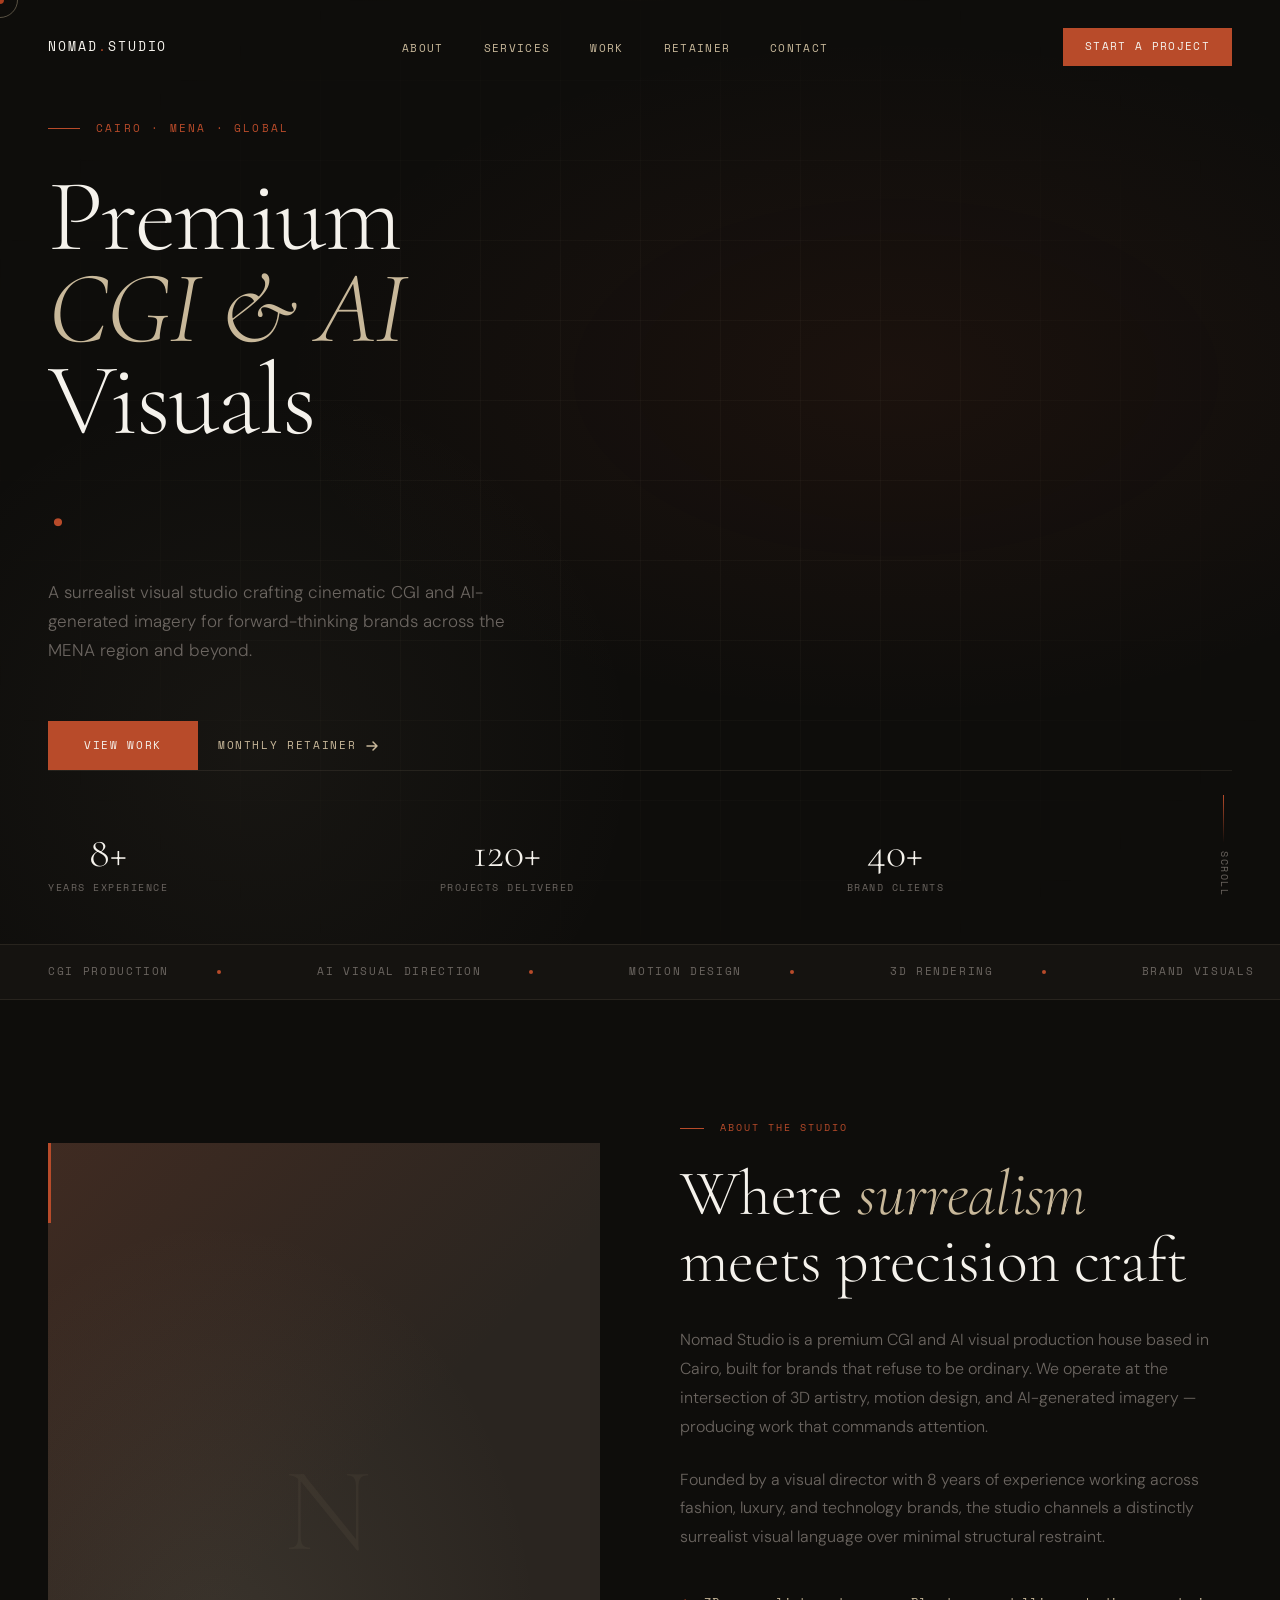
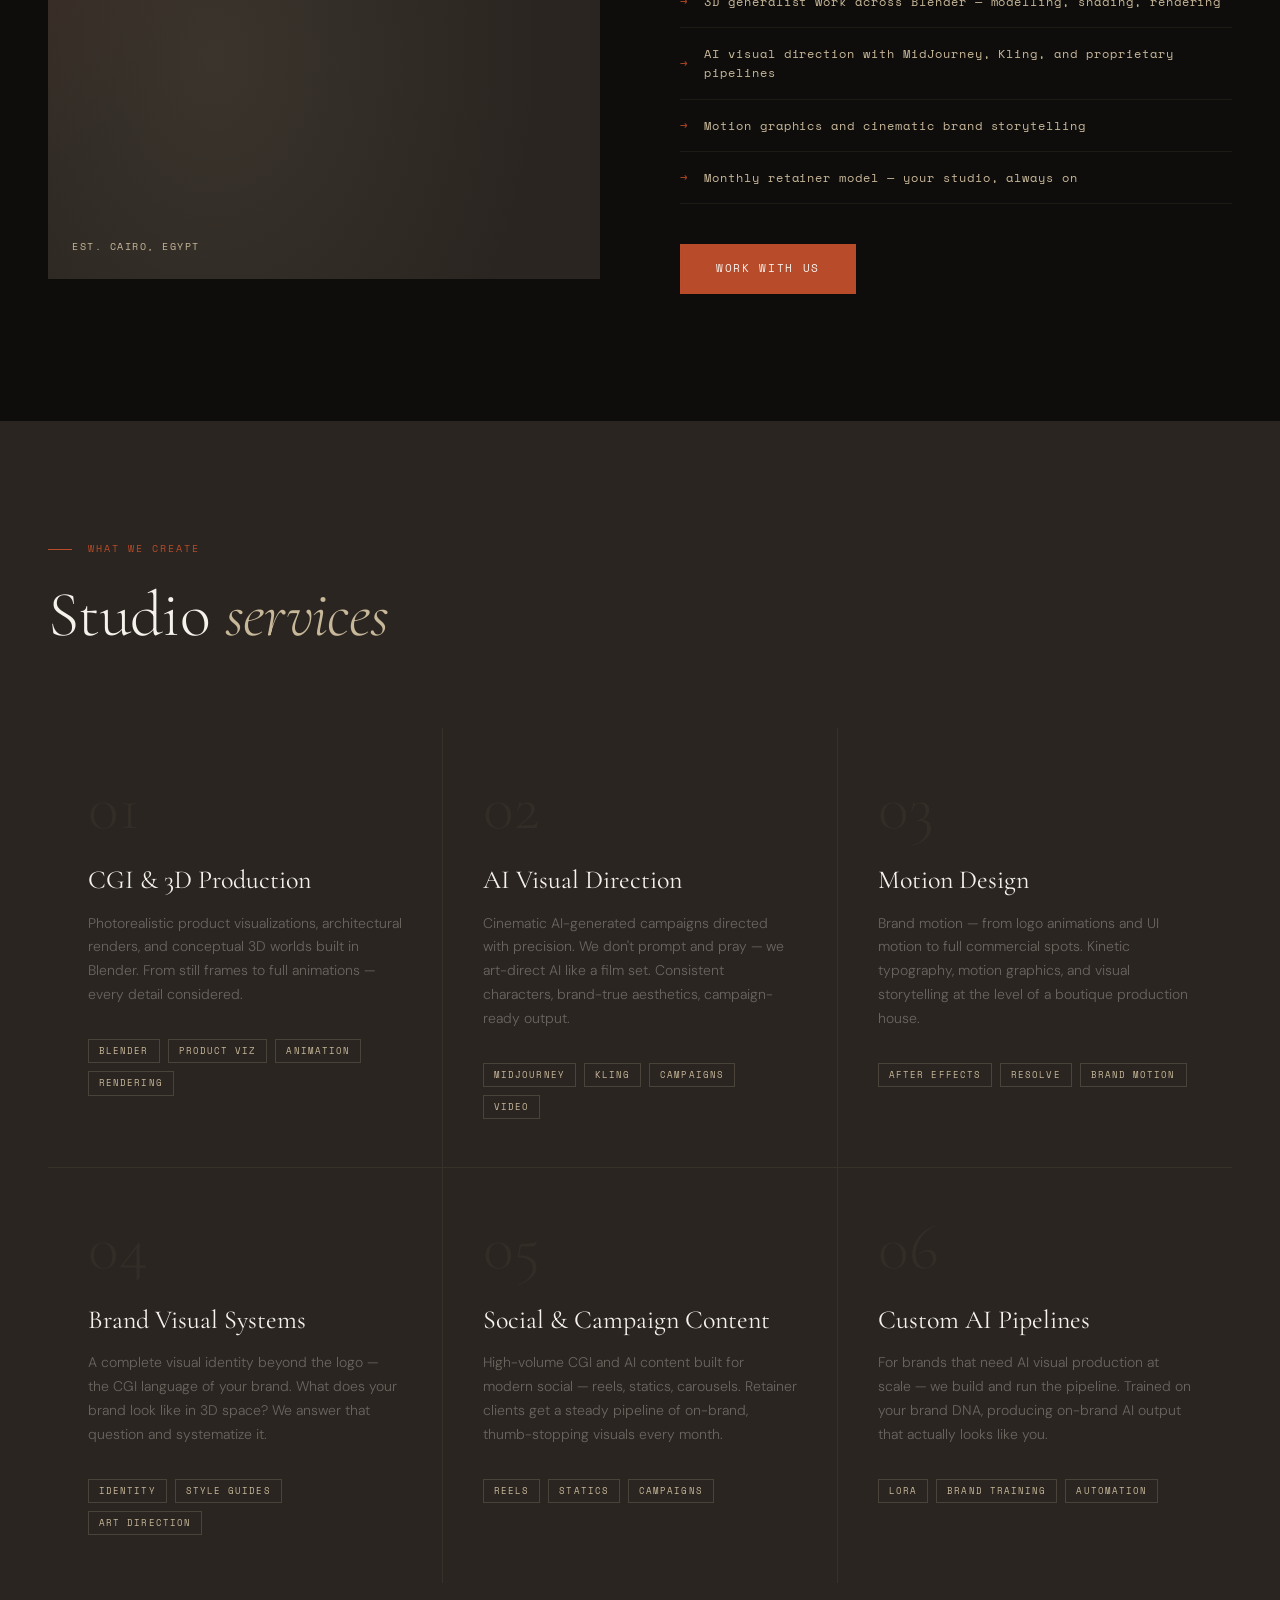
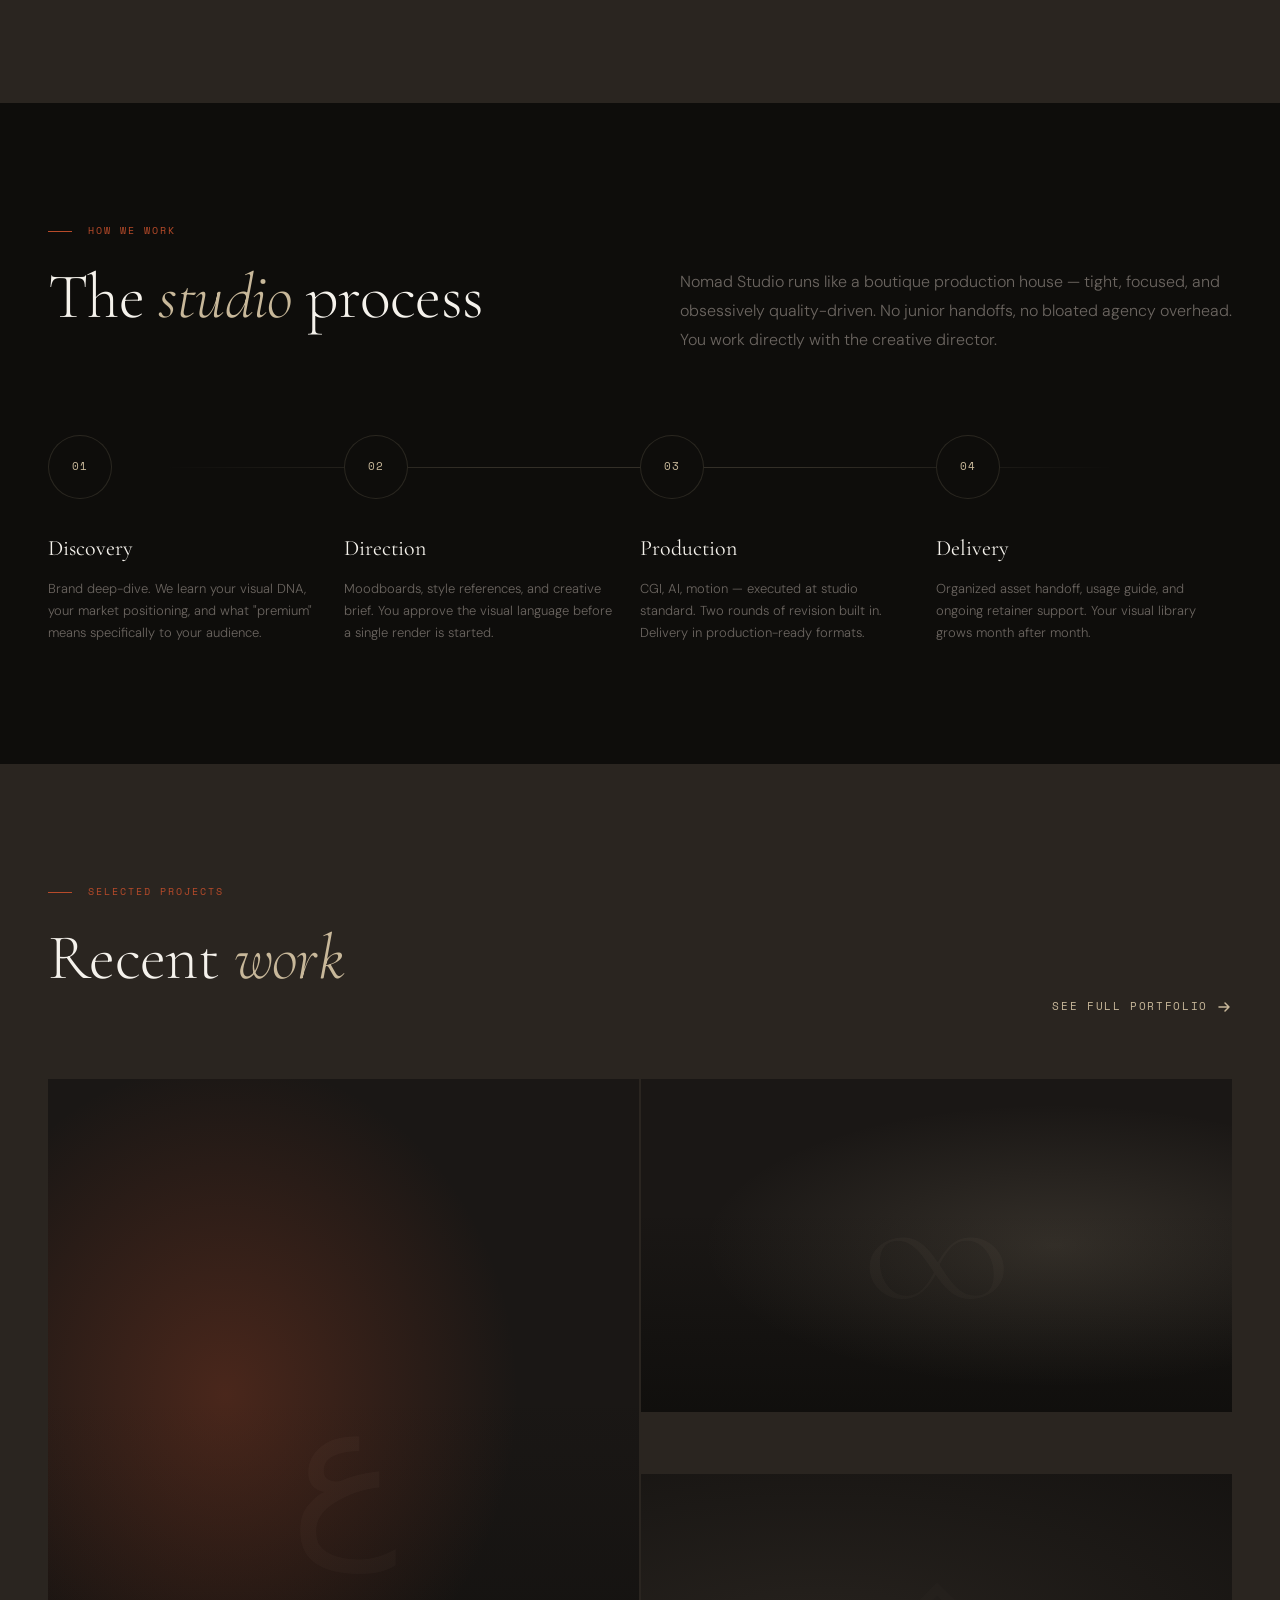
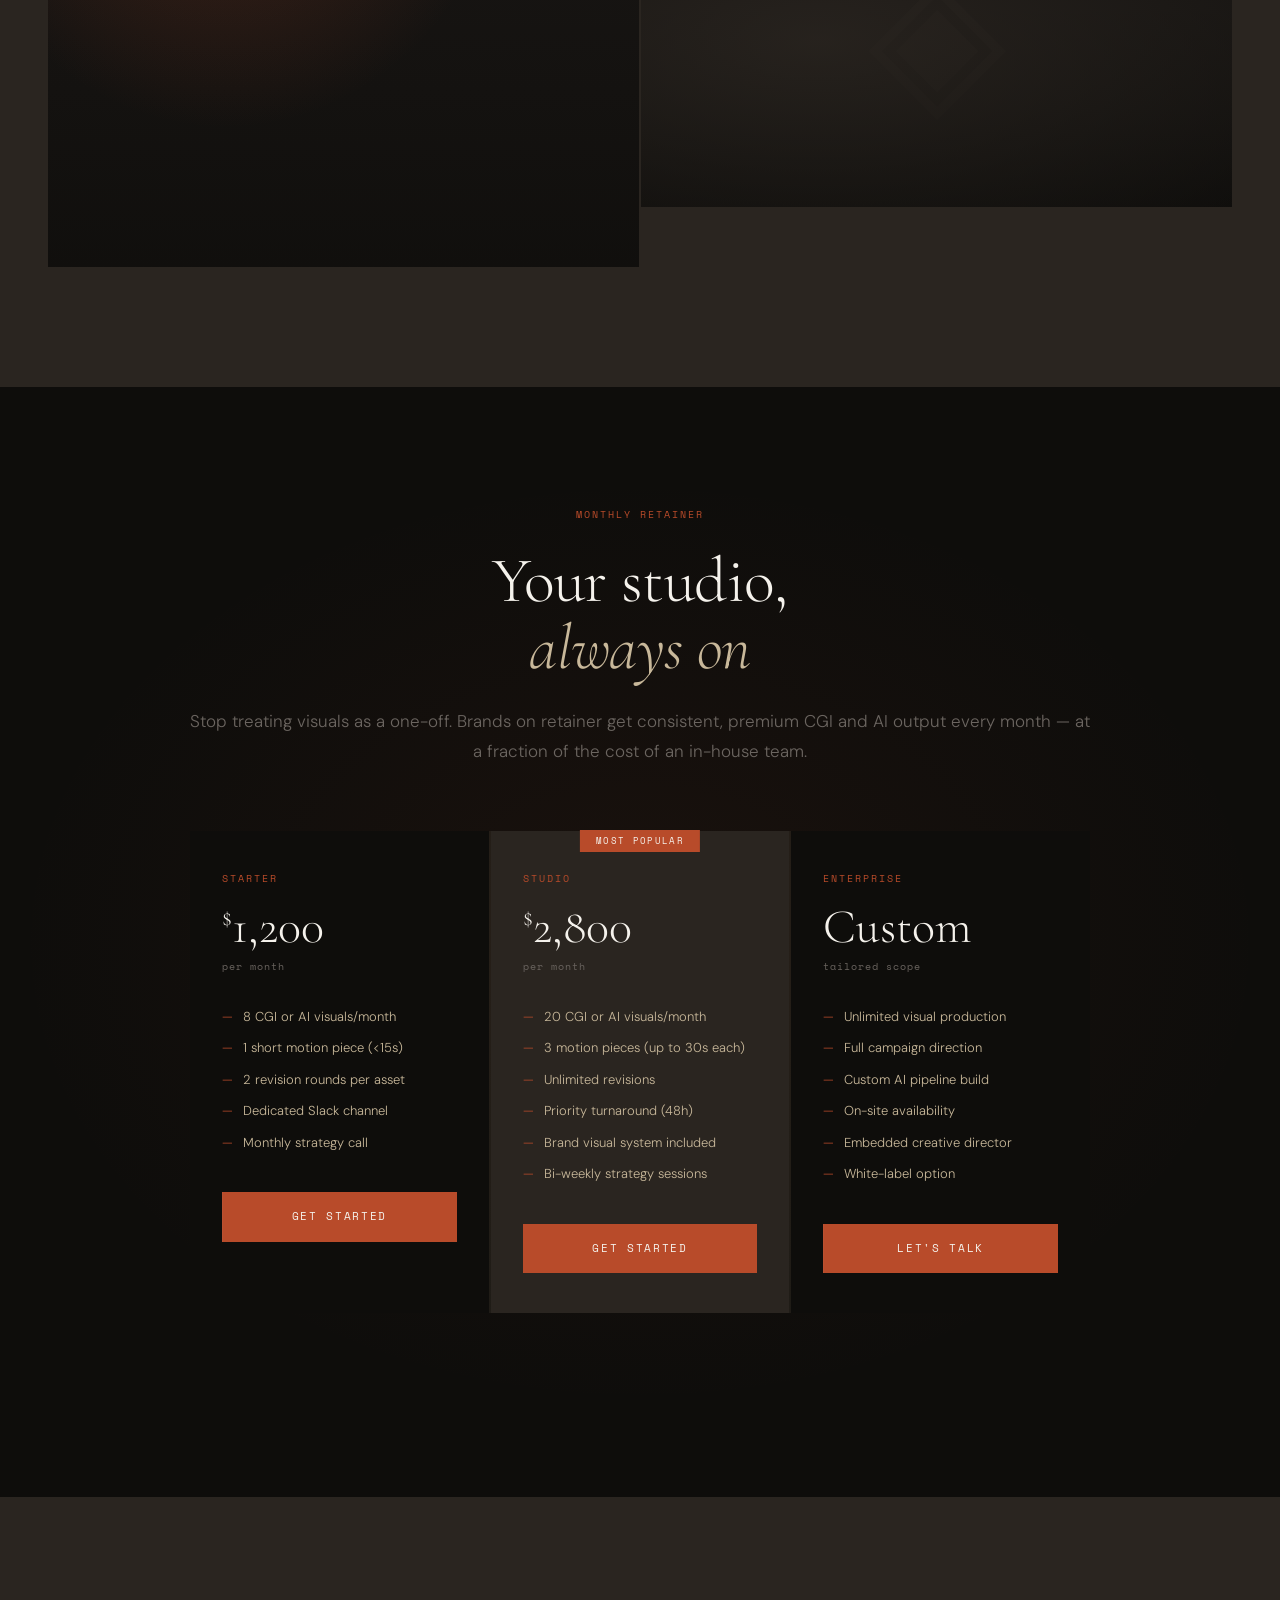
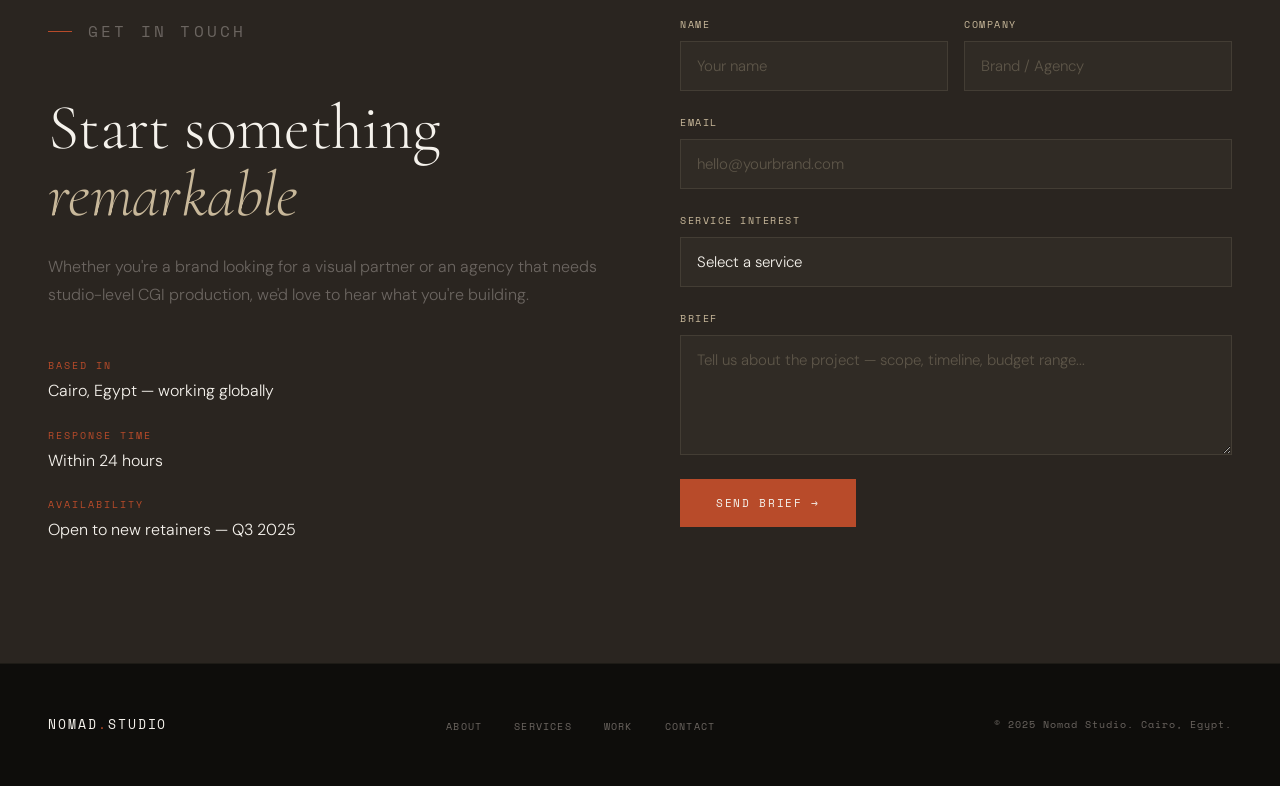
<file: nomad-studio-V3.html>
<!DOCTYPE html>
<html lang="en">
<head>
<meta charset="UTF-8">
<meta name="viewport" content="width=device-width, initial-scale=1.0">
<title>Nomad Studio — Premium CGI & AI Visual Production</title>
<link rel="preconnect" href="https://fonts.googleapis.com">
<link rel="preconnect" href="https://fonts.gstatic.com" crossorigin>
<link href="https://fonts.googleapis.com/css2?family=Cormorant+Garamond:ital,wght@0,300;0,400;0,600;1,300;1,400&family=Space+Mono:wght@400;700&family=DM+Sans:ital,opsz,wght@0,9..40,300;0,9..40,400;1,9..40,300&display=swap" rel="stylesheet">

<style>
  :root {
    --ink: #0e0d0b;
    --paper: #f5f2ec;
    --dust: #c8b89a;
    --rust: #b84b2a;
    --sand: #e8e0d0;
    --grey: #6b6560;
    --charcoal: #2a2520;
    --cream: #faf8f4;
  }

  *, *::before, *::after { box-sizing: border-box; margin: 0; padding: 0; }

  html { scroll-behavior: smooth; }

  body {
    font-family: 'DM Sans', sans-serif;
    background: var(--ink);
    color: var(--paper);
    overflow-x: hidden;
    font-size: 16px;
    line-height: 1.6;
  }

  /* ── CURSOR ── */
  .cursor {
    width: 8px; height: 8px;
    background: var(--rust);
    border-radius: 50%;
    position: fixed; top: 0; left: 0;
    pointer-events: none; z-index: 9999;
    transform: translate(-50%, -50%);
    transition: transform 0.1s ease, width 0.3s ease, height 0.3s ease;
    mix-blend-mode: difference;
  }
  .cursor-ring {
    width: 36px; height: 36px;
    border: 1px solid rgba(200,184,154,0.4);
    border-radius: 50%;
    position: fixed; top: 0; left: 0;
    pointer-events: none; z-index: 9998;
    transform: translate(-50%, -50%);
    transition: transform 0.18s ease, width 0.3s ease, height 0.3s ease, opacity 0.3s ease;
  }

  /* ── NAV ── */
  nav {
    position: fixed; top: 0; left: 0; right: 0;
    z-index: 100;
    padding: 28px 48px;
    display: flex; align-items: center; justify-content: space-between;
    mix-blend-mode: normal;
    transition: padding 0.4s ease;
  }
  nav.scrolled { padding: 18px 48px; background: rgba(14,13,11,0.85); backdrop-filter: blur(12px); }

  .nav-logo {
    font-family: 'Space Mono', monospace;
    font-size: 13px;
    letter-spacing: 0.15em;
    text-transform: uppercase;
    color: var(--paper);
    text-decoration: none;
  }
  .nav-logo span { color: var(--rust); }

  .nav-links {
    display: flex; gap: 40px; list-style: none;
  }
  .nav-links a {
    font-family: 'Space Mono', monospace;
    font-size: 11px; letter-spacing: 0.12em;
    text-transform: uppercase; color: var(--dust);
    text-decoration: none;
    transition: color 0.3s ease;
    position: relative;
  }
  .nav-links a::after {
    content: '';
    position: absolute; bottom: -2px; left: 0; right: 0;
    height: 1px; background: var(--rust);
    transform: scaleX(0); transform-origin: left;
    transition: transform 0.3s ease;
  }
  .nav-links a:hover { color: var(--paper); }
  .nav-links a:hover::after { transform: scaleX(1); }

  .nav-cta {
    font-family: 'Space Mono', monospace;
    font-size: 11px; letter-spacing: 0.12em;
    text-transform: uppercase;
    background: var(--rust); color: var(--paper);
    border: none; padding: 10px 22px;
    cursor: pointer; text-decoration: none;
    transition: background 0.3s ease, transform 0.2s ease;
    display: inline-block;
  }
  .nav-cta:hover { background: #9a3d22; transform: translateY(-1px); }

  /* ── HERO ── */
  #hero {
    min-height: 100vh;
    display: grid;
    grid-template-rows: 1fr auto;
    padding: 0 48px;
    position: relative;
    overflow: hidden;
  }

  .hero-bg {
    position: absolute; inset: 0;
    background:
      radial-gradient(ellipse 80% 60% at 70% 40%, rgba(184,75,42,0.08) 0%, transparent 60%),
      radial-gradient(ellipse 60% 80% at 20% 80%, rgba(200,184,154,0.05) 0%, transparent 50%);
  }

  .hero-grid {
    position: absolute; inset: 0;
    background-image:
      linear-gradient(rgba(200,184,154,0.04) 1px, transparent 1px),
      linear-gradient(90deg, rgba(200,184,154,0.04) 1px, transparent 1px);
    background-size: 80px 80px;
    mask-image: radial-gradient(ellipse at center, black 30%, transparent 80%);
  }

  .hero-content {
    display: flex;
    flex-direction: column;
    justify-content: center;
    padding-top: 120px;
    position: relative;
    z-index: 2;
    max-width: 900px;
  }

  .hero-eyebrow {
    font-family: 'Space Mono', monospace;
    font-size: 11px; letter-spacing: 0.2em;
    text-transform: uppercase; color: var(--rust);
    margin-bottom: 32px;
    display: flex; align-items: center; gap: 16px;
    opacity: 0; animation: fadeUp 0.8s ease 0.2s forwards;
  }
  .hero-eyebrow::before {
    content: ''; width: 32px; height: 1px; background: var(--rust);
  }

  .hero-headline {
    font-family: 'Cormorant Garamond', serif;
    font-size: clamp(56px, 8vw, 110px);
    font-weight: 300;
    line-height: 0.9;
    letter-spacing: -0.02em;
    color: var(--paper);
    margin-bottom: 40px;
  }
  .hero-headline em {
    font-style: italic;
    color: var(--dust);
  }
  .hero-headline .accent { color: var(--rust); }

  .hero-headline .line { overflow: hidden; }
  .hero-headline .line span {
    display: block;
    opacity: 0;
    transform: translateY(100%);
    animation: slideUp 0.9s cubic-bezier(0.16, 1, 0.3, 1) forwards;
  }
  .hero-headline .line:nth-child(1) span { animation-delay: 0.3s; }
  .hero-headline .line:nth-child(2) span { animation-delay: 0.45s; }
  .hero-headline .line:nth-child(3) span { animation-delay: 0.6s; }

  .hero-sub {
    font-size: 17px; font-weight: 300;
    color: var(--grey); line-height: 1.7;
    max-width: 480px;
    margin-bottom: 56px;
    opacity: 0; animation: fadeUp 0.8s ease 0.85s forwards;
  }

  .hero-actions {
    display: flex; gap: 20px; align-items: center;
    opacity: 0; animation: fadeUp 0.8s ease 1s forwards;
  }

  .btn-primary {
    font-family: 'Space Mono', monospace;
    font-size: 11px; letter-spacing: 0.15em;
    text-transform: uppercase;
    background: var(--rust); color: var(--paper);
    padding: 16px 36px; text-decoration: none;
    display: inline-block;
    transition: background 0.3s ease, transform 0.2s ease;
    position: relative; overflow: hidden;
  }
  .btn-primary::after {
    content: '';
    position: absolute; inset: 0;
    background: rgba(255,255,255,0.1);
    transform: translateX(-100%);
    transition: transform 0.4s ease;
  }
  .btn-primary:hover::after { transform: translateX(0); }
  .btn-primary:hover { transform: translateY(-2px); }

  .btn-secondary {
    font-family: 'Space Mono', monospace;
    font-size: 11px; letter-spacing: 0.15em;
    text-transform: uppercase;
    color: var(--dust); text-decoration: none;
    display: flex; align-items: center; gap: 8px;
    transition: color 0.3s ease;
  }
  .btn-secondary svg { transition: transform 0.3s ease; }
  .btn-secondary:hover { color: var(--paper); }
  .btn-secondary:hover svg { transform: translateX(4px); }

  .hero-bottom {
    padding-bottom: 48px;
    display: flex; justify-content: space-between; align-items: flex-end;
    position: relative; z-index: 2;
    border-top: 1px solid rgba(200,184,154,0.1);
    padding-top: 24px;
    opacity: 0; animation: fadeUp 0.8s ease 1.2s forwards;
  }

  .hero-stat {
    text-align: center;
  }
  .hero-stat .num {
    font-family: 'Cormorant Garamond', serif;
    font-size: 42px; font-weight: 300;
    color: var(--paper); line-height: 1;
  }
  .hero-stat .label {
    font-family: 'Space Mono', monospace;
    font-size: 10px; letter-spacing: 0.15em;
    text-transform: uppercase; color: var(--grey);
    margin-top: 6px;
  }

  .hero-scroll {
    display: flex; flex-direction: column; align-items: center; gap: 8px;
  }
  .hero-scroll span {
    font-family: 'Space Mono', monospace;
    font-size: 10px; letter-spacing: 0.15em;
    text-transform: uppercase; color: var(--grey);
    writing-mode: vertical-rl;
  }
  .scroll-line {
    width: 1px; height: 48px;
    background: linear-gradient(to bottom, var(--rust), transparent);
    animation: scrollPulse 2s ease infinite;
  }

  /* ── MARQUEE ── */
  .marquee-section {
    border-top: 1px solid rgba(200,184,154,0.1);
    border-bottom: 1px solid rgba(200,184,154,0.1);
    padding: 18px 0;
    overflow: hidden;
    background: rgba(200,184,154,0.03);
  }
  .marquee-track {
    display: flex; gap: 0;
    animation: marquee 28s linear infinite;
    width: max-content;
  }
  .marquee-item {
    display: flex; align-items: center; gap: 48px;
    padding: 0 48px;
    font-family: 'Space Mono', monospace;
    font-size: 11px; letter-spacing: 0.15em;
    text-transform: uppercase; color: var(--grey);
    white-space: nowrap;
  }
  .marquee-item .dot {
    width: 4px; height: 4px;
    background: var(--rust); border-radius: 50%;
  }

  /* ── SECTIONS ── */
  section { padding: 120px 48px; }

  .section-label {
    font-family: 'Space Mono', monospace;
    font-size: 10px; letter-spacing: 0.2em;
    text-transform: uppercase; color: var(--rust);
    margin-bottom: 24px;
    display: flex; align-items: center; gap: 16px;
  }
  .section-label::before {
    content: ''; width: 24px; height: 1px; background: var(--rust);
  }

  .section-title {
    font-family: 'Cormorant Garamond', serif;
    font-size: clamp(38px, 5vw, 64px);
    font-weight: 300; line-height: 1.05;
    letter-spacing: -0.01em;
    color: var(--paper);
    margin-bottom: 24px;
  }
  .section-title em { font-style: italic; color: var(--dust); }

  /* ── ABOUT ── */
  #about {
    display: grid;
    grid-template-columns: 1fr 1fr;
    gap: 80px; align-items: center;
  }

  .about-visual {
    position: relative;
    aspect-ratio: 3/4;
    background: var(--charcoal);
    overflow: hidden;
  }

  .about-visual-inner {
    position: absolute; inset: 0;
    background:
      linear-gradient(135deg, rgba(184,75,42,0.15) 0%, transparent 50%),
      radial-gradient(ellipse at 30% 70%, rgba(200,184,154,0.1) 0%, transparent 60%);
    display: flex; align-items: center; justify-content: center;
  }

  .about-visual-text {
    font-family: 'Cormorant Garamond', serif;
    font-size: 120px; font-weight: 300;
    color: rgba(200,184,154,0.06);
    letter-spacing: -0.05em;
    line-height: 1;
    text-align: center;
    user-select: none;
  }

  .about-visual-label {
    position: absolute; bottom: 24px; left: 24px;
    font-family: 'Space Mono', monospace;
    font-size: 10px; letter-spacing: 0.15em;
    text-transform: uppercase; color: var(--dust);
  }

  .about-visual-accent {
    position: absolute; top: 0; left: 0;
    width: 3px; height: 80px;
    background: var(--rust);
  }

  .about-text .section-title { margin-bottom: 32px; }

  .about-body {
    font-size: 16px; font-weight: 300;
    color: var(--grey); line-height: 1.8;
    margin-bottom: 24px;
  }

  .about-list {
    list-style: none;
    margin: 40px 0;
    display: flex; flex-direction: column; gap: 16px;
  }
  .about-list li {
    display: flex; align-items: center; gap: 16px;
    font-family: 'Space Mono', monospace;
    font-size: 12px; letter-spacing: 0.08em;
    color: var(--dust);
    padding-bottom: 16px;
    border-bottom: 1px solid rgba(200,184,154,0.08);
  }
  .about-list li::before {
    content: '→';
    color: var(--rust); flex-shrink: 0;
  }

  /* ── WORK / SERVICES ── */
  #services {
    background: var(--charcoal);
  }

  .services-grid {
    display: grid;
    grid-template-columns: repeat(3, 1fr);
    gap: 1px;
    margin-top: 80px;
    background: rgba(200,184,154,0.08);
  }

  .service-card {
    background: var(--charcoal);
    padding: 48px 40px;
    position: relative;
    overflow: hidden;
    transition: background 0.4s ease;
    cursor: default;
  }
  .service-card::before {
    content: '';
    position: absolute; top: 0; left: 0;
    width: 3px; height: 0;
    background: var(--rust);
    transition: height 0.4s ease;
  }
  .service-card:hover { background: #1e1b18; }
  .service-card:hover::before { height: 100%; }

  .service-num {
    font-family: 'Cormorant Garamond', serif;
    font-size: 64px; font-weight: 300;
    color: rgba(200,184,154,0.06);
    line-height: 1;
    margin-bottom: 24px;
    transition: color 0.4s ease;
  }
  .service-card:hover .service-num { color: rgba(184,75,42,0.15); }

  .service-name {
    font-family: 'Cormorant Garamond', serif;
    font-size: 26px; font-weight: 400;
    color: var(--paper);
    margin-bottom: 16px;
    line-height: 1.2;
  }

  .service-desc {
    font-size: 14px; font-weight: 300;
    color: var(--grey); line-height: 1.7;
    margin-bottom: 32px;
  }

  .service-tags {
    display: flex; flex-wrap: wrap; gap: 8px;
  }
  .service-tag {
    font-family: 'Space Mono', monospace;
    font-size: 9px; letter-spacing: 0.12em;
    text-transform: uppercase;
    color: var(--dust);
    border: 1px solid rgba(200,184,154,0.2);
    padding: 4px 10px;
  }

  /* ── PROCESS ── */
  #process {
    background: var(--ink);
  }

  .process-header {
    display: grid;
    grid-template-columns: 1fr 1fr;
    gap: 80px; align-items: end;
    margin-bottom: 80px;
  }

  .process-intro {
    font-size: 16px; font-weight: 300;
    color: var(--grey); line-height: 1.8;
  }

  .process-steps {
    display: grid;
    grid-template-columns: repeat(4, 1fr);
    gap: 0;
    position: relative;
  }
  .process-steps::after {
    content: '';
    position: absolute; top: 32px; left: 10%; right: 10%;
    height: 1px;
    background: linear-gradient(to right, transparent, rgba(200,184,154,0.2), rgba(200,184,154,0.2), transparent);
  }

  .process-step {
    padding: 0 24px 0 0;
    position: relative; z-index: 2;
  }

  .step-dot {
    width: 64px; height: 64px;
    border: 1px solid rgba(200,184,154,0.15);
    border-radius: 50%;
    display: flex; align-items: center; justify-content: center;
    margin-bottom: 32px;
    background: var(--ink);
    transition: border-color 0.3s ease, background 0.3s ease;
  }
  .process-step:hover .step-dot {
    border-color: var(--rust);
    background: rgba(184,75,42,0.08);
  }

  .step-dot span {
    font-family: 'Space Mono', monospace;
    font-size: 11px; letter-spacing: 0.1em;
    color: var(--dust);
  }

  .step-title {
    font-family: 'Cormorant Garamond', serif;
    font-size: 22px; font-weight: 400;
    color: var(--paper);
    margin-bottom: 12px;
  }

  .step-body {
    font-size: 13px; font-weight: 300;
    color: var(--grey); line-height: 1.7;
  }

  /* ── WORK SHOWCASE ── */
  #work {
    background: var(--charcoal);
  }

  .work-header {
    display: flex; justify-content: space-between; align-items: flex-end;
    margin-bottom: 64px;
  }

  .work-grid {
    display: grid;
    grid-template-columns: 1fr 1fr;
    grid-template-rows: auto auto;
    gap: 2px;
  }

  .work-item {
    position: relative;
    overflow: hidden;
    background: #1a1715;
    cursor: pointer;
  }
  .work-item:nth-child(1) { grid-row: span 2; aspect-ratio: 3/4; }
  .work-item:nth-child(2), .work-item:nth-child(3) { aspect-ratio: 16/9; }

  .work-visual {
    width: 100%; height: 100%;
    display: flex; align-items: center; justify-content: center;
    transition: transform 0.6s cubic-bezier(0.16, 1, 0.3, 1);
  }
  .work-item:hover .work-visual { transform: scale(1.04); }

  .work-visual-bg {
    position: absolute; inset: 0;
    transition: opacity 0.4s ease;
  }
  .work-item:nth-child(1) .work-visual-bg {
    background:
      radial-gradient(ellipse at 30% 40%, rgba(184,75,42,0.3) 0%, transparent 50%),
      linear-gradient(180deg, rgba(14,13,11,0) 40%, rgba(14,13,11,0.8) 100%);
  }
  .work-item:nth-child(2) .work-visual-bg {
    background:
      radial-gradient(ellipse at 70% 50%, rgba(200,184,154,0.15) 0%, transparent 60%),
      linear-gradient(180deg, rgba(14,13,11,0) 40%, rgba(14,13,11,0.8) 100%);
  }
  .work-item:nth-child(3) .work-visual-bg {
    background:
      radial-gradient(ellipse at 30% 50%, rgba(42,37,32,0.8) 0%, rgba(14,13,11,0.4) 100%),
      linear-gradient(180deg, rgba(14,13,11,0) 40%, rgba(14,13,11,0.8) 100%);
  }

  .work-glyph {
    font-family: 'Cormorant Garamond', serif;
    font-size: 180px; font-weight: 300;
    color: rgba(200,184,154,0.05);
    line-height: 1;
    user-select: none;
    transition: color 0.4s ease;
  }
  .work-item:hover .work-glyph { color: rgba(200,184,154,0.08); }

  .work-info {
    position: absolute; bottom: 0; left: 0; right: 0;
    padding: 32px;
    background: linear-gradient(to top, rgba(14,13,11,0.9) 0%, transparent 100%);
    transform: translateY(8px); opacity: 0;
    transition: transform 0.4s ease, opacity 0.4s ease;
  }
  .work-item:hover .work-info { transform: translateY(0); opacity: 1; }

  .work-title {
    font-family: 'Cormorant Garamond', serif;
    font-size: 22px; font-weight: 400;
    color: var(--paper); margin-bottom: 6px;
  }
  .work-category {
    font-family: 'Space Mono', monospace;
    font-size: 10px; letter-spacing: 0.15em;
    text-transform: uppercase; color: var(--rust);
  }

  /* ── RETAINER OFFER ── */
  #retainer {
    background: var(--ink);
    position: relative; overflow: hidden;
  }

  .retainer-bg {
    position: absolute; inset: 0;
    background:
      radial-gradient(ellipse 70% 60% at 50% 50%, rgba(184,75,42,0.07) 0%, transparent 70%);
  }

  .retainer-inner {
    position: relative; z-index: 2;
    max-width: 900px; margin: 0 auto;
    text-align: center;
  }

  .retainer-inner .section-label {
    justify-content: center;
  }
  .retainer-inner .section-label::before { display: none; }

  .retainer-inner .section-title { margin-bottom: 24px; }

  .retainer-body {
    font-size: 17px; font-weight: 300;
    color: var(--grey); line-height: 1.8;
    margin-bottom: 64px;
  }

  .retainer-cards {
    display: grid;
    grid-template-columns: repeat(3, 1fr);
    gap: 2px; margin-bottom: 64px;
    background: rgba(200,184,154,0.08);
  }

  .retainer-card {
    background: var(--ink);
    padding: 40px 32px;
    text-align: left;
    position: relative;
    transition: background 0.3s ease;
  }
  .retainer-card.featured {
    background: var(--charcoal);
  }
  .retainer-card.featured::before {
    content: 'Most Popular';
    position: absolute; top: -1px; left: 50%; transform: translateX(-50%);
    font-family: 'Space Mono', monospace;
    font-size: 9px; letter-spacing: 0.15em;
    text-transform: uppercase;
    background: var(--rust); color: var(--paper);
    padding: 4px 16px;
    white-space: nowrap;
  }

  .retainer-tier {
    font-family: 'Space Mono', monospace;
    font-size: 10px; letter-spacing: 0.2em;
    text-transform: uppercase; color: var(--rust);
    margin-bottom: 16px;
  }

  .retainer-price {
    font-family: 'Cormorant Garamond', serif;
    font-size: 48px; font-weight: 300;
    color: var(--paper); line-height: 1;
    margin-bottom: 8px;
  }
  .retainer-price sup {
    font-size: 24px; vertical-align: super;
  }
  .retainer-period {
    font-family: 'Space Mono', monospace;
    font-size: 10px; letter-spacing: 0.1em;
    color: var(--grey); margin-bottom: 32px;
  }

  .retainer-features {
    list-style: none;
    display: flex; flex-direction: column; gap: 12px;
    margin-bottom: 40px;
  }
  .retainer-features li {
    font-size: 13px; font-weight: 300;
    color: var(--dust); line-height: 1.5;
    display: flex; align-items: flex-start; gap: 10px;
  }
  .retainer-features li::before {
    content: '—'; color: var(--rust);
    flex-shrink: 0; margin-top: 0;
  }

  /* ── CONTACT ── */
  #contact {
    background: var(--charcoal);
  }

  .contact-grid {
    display: grid;
    grid-template-columns: 1fr 1fr;
    gap: 80px; align-items: start;
  }

  .contact-info p {
    font-size: 16px; font-weight: 300;
    color: var(--grey); line-height: 1.8;
    margin-bottom: 48px;
  }

  .contact-details {
    display: flex; flex-direction: column; gap: 24px;
  }

  .contact-detail {
    display: flex; flex-direction: column; gap: 4px;
  }
  .contact-detail-label {
    font-family: 'Space Mono', monospace;
    font-size: 10px; letter-spacing: 0.2em;
    text-transform: uppercase; color: var(--rust);
  }
  .contact-detail-value {
    font-size: 16px; font-weight: 300;
    color: var(--paper);
  }

  .contact-form {
    display: flex; flex-direction: column; gap: 24px;
  }

  .form-group {
    display: flex; flex-direction: column; gap: 8px;
  }

  .form-label {
    font-family: 'Space Mono', monospace;
    font-size: 10px; letter-spacing: 0.15em;
    text-transform: uppercase; color: var(--dust);
  }

  .form-input, .form-textarea, .form-select {
    background: rgba(200,184,154,0.04);
    border: 1px solid rgba(200,184,154,0.12);
    color: var(--paper);
    padding: 14px 16px;
    font-family: 'DM Sans', sans-serif;
    font-size: 15px; font-weight: 300;
    transition: border-color 0.3s ease, background 0.3s ease;
    outline: none;
    -webkit-appearance: none;
    appearance: none;
  }
  .form-input:focus, .form-textarea:focus, .form-select:focus {
    border-color: var(--rust);
    background: rgba(184,75,42,0.04);
  }
  .form-input::placeholder, .form-textarea::placeholder {
    color: rgba(200,184,154,0.3);
  }
  .form-textarea { resize: vertical; min-height: 120px; }
  .form-select { cursor: pointer; }
  .form-select option { background: var(--charcoal); }

  .form-row { display: grid; grid-template-columns: 1fr 1fr; gap: 16px; }

  .form-submit {
    font-family: 'Space Mono', monospace;
    font-size: 11px; letter-spacing: 0.15em;
    text-transform: uppercase;
    background: var(--rust); color: var(--paper);
    border: none; padding: 16px 36px;
    cursor: pointer; align-self: flex-start;
    transition: background 0.3s ease, transform 0.2s ease;
    position: relative; overflow: hidden;
  }
  .form-submit:hover { background: #9a3d22; transform: translateY(-2px); }
  .form-submit:focus-visible { outline: 2px solid var(--rust); outline-offset: 3px; }

  /* ── FOOTER ── */
  footer {
    background: var(--ink);
    padding: 48px;
    border-top: 1px solid rgba(200,184,154,0.08);
  }

  .footer-inner {
    display: flex; justify-content: space-between; align-items: center;
  }

  .footer-logo {
    font-family: 'Space Mono', monospace;
    font-size: 13px; letter-spacing: 0.15em;
    text-transform: uppercase; color: var(--paper);
  }
  .footer-logo span { color: var(--rust); }

  .footer-copy {
    font-family: 'Space Mono', monospace;
    font-size: 10px; letter-spacing: 0.1em;
    color: var(--grey);
  }

  .footer-links {
    display: flex; gap: 32px; list-style: none;
  }
  .footer-links a {
    font-family: 'Space Mono', monospace;
    font-size: 10px; letter-spacing: 0.12em;
    text-transform: uppercase; color: var(--grey);
    text-decoration: none;
    transition: color 0.3s ease;
  }
  .footer-links a:hover { color: var(--dust); }

  /* ── ANIMATIONS ── */
  @keyframes fadeUp {
    from { opacity: 0; transform: translateY(20px); }
    to { opacity: 1; transform: translateY(0); }
  }
  @keyframes slideUp {
    from { opacity: 0; transform: translateY(100%); }
    to { opacity: 1; transform: translateY(0); }
  }
  @keyframes marquee {
    from { transform: translateX(0); }
    to { transform: translateX(-50%); }
  }
  @keyframes scrollPulse {
    0%, 100% { opacity: 0.4; }
    50% { opacity: 1; }
  }

  .reveal {
    opacity: 0;
    transform: translateY(32px);
    transition: opacity 0.8s ease, transform 0.8s cubic-bezier(0.16, 1, 0.3, 1);
  }
  .reveal.visible { opacity: 1; transform: translateY(0); }

  /* ── RESPONSIVE ── */
  @media (max-width: 1024px) {
    #about { grid-template-columns: 1fr; gap: 48px; }
    .about-visual { aspect-ratio: 16/7; }
    .services-grid { grid-template-columns: 1fr; }
    .process-steps { grid-template-columns: 1fr 1fr; gap: 48px; }
    .process-steps::after { display: none; }
    .work-grid { grid-template-columns: 1fr; }
    .work-item:nth-child(1) { grid-row: auto; aspect-ratio: 4/3; }
    .retainer-cards { grid-template-columns: 1fr; }
    .contact-grid { grid-template-columns: 1fr; }
  }

  @media (max-width: 768px) {
    nav { padding: 20px 24px; }
    nav.scrolled { padding: 14px 24px; }
    .nav-links { display: none; }
    section { padding: 80px 24px; }
    #hero { padding: 0 24px; }
    footer { padding: 32px 24px; }
    .footer-inner { flex-direction: column; gap: 24px; text-align: center; }
    .process-header { grid-template-columns: 1fr; }
    .process-steps { grid-template-columns: 1fr; }
    .work-header { flex-direction: column; align-items: flex-start; gap: 24px; }
    .form-row { grid-template-columns: 1fr; }
    .hero-bottom { flex-direction: column; gap: 24px; align-items: flex-start; }
    .retainer-inner { text-align: left; }
    .retainer-inner .section-label { justify-content: flex-start; }
    .retainer-inner .section-label::before { display: block; }
    .retainer-card.featured::before { left: 24px; transform: none; }
  }

  /* focus accessibility */
  a:focus-visible, button:focus-visible {
    outline: 2px solid var(--rust);
    outline-offset: 3px;
  }
  @media (prefers-reduced-motion: reduce) {
    *, *::before, *::after { animation-duration: 0.01ms !important; transition-duration: 0.01ms !important; }
  }
</style>
</head>
<body>

<!-- Custom cursor -->
<div class="cursor" id="cursor" aria-hidden="true"></div>
<div class="cursor-ring" id="cursorRing" aria-hidden="true"></div>

<!-- NAV -->
<nav id="nav" role="navigation" aria-label="Main navigation">
  <a href="#" class="nav-logo" aria-label="Nomad Studio home">Nomad<span>.</span>Studio</a>
  <ul class="nav-links">
    <li><a href="#about">About</a></li>
    <li><a href="#services">Services</a></li>
    <li><a href="#work">Work</a></li>
    <li><a href="#retainer">Retainer</a></li>
    <li><a href="#contact">Contact</a></li>
  </ul>
  <a href="#contact" class="nav-cta">Start a Project</a>
</nav>

<!-- HERO -->
<section id="hero" role="banner">
  <div class="hero-bg" aria-hidden="true"></div>
  <div class="hero-grid" aria-hidden="true"></div>

  <div class="hero-content">
    <p class="hero-eyebrow">Cairo · MENA · Global</p>

    <h1 class="hero-headline">
      <div class="line"><span>Premium</span></div>
      <div class="line"><span><em>CGI & AI</em></span></div>
      <div class="line"><span>Visuals<span class="accent">.</span></span></div>
    </h1>

    <p class="hero-sub">
      A surrealist visual studio crafting cinematic CGI and AI-generated imagery for forward-thinking brands across the MENA region and beyond.
    </p>

    <div class="hero-actions">
      <a href="#work" class="btn-primary">View Work</a>
      <a href="#retainer" class="btn-secondary">
        Monthly Retainer
        <svg width="16" height="16" viewBox="0 0 16 16" fill="none" aria-hidden="true">
          <path d="M3 8h10M9 4l4 4-4 4" stroke="currentColor" stroke-width="1.5" stroke-linecap="round" stroke-linejoin="round"/>
        </svg>
      </a>
    </div>
  </div>

  <div class="hero-bottom">
    <div class="hero-stat">
      <div class="num">8+</div>
      <div class="label">Years Experience</div>
    </div>
    <div class="hero-stat">
      <div class="num">120+</div>
      <div class="label">Projects Delivered</div>
    </div>
    <div class="hero-stat">
      <div class="num">40+</div>
      <div class="label">Brand Clients</div>
    </div>
    <div class="hero-scroll" aria-hidden="true">
      <div class="scroll-line"></div>
      <span>Scroll</span>
    </div>
  </div>
</section>

<!-- MARQUEE -->
<div class="marquee-section" aria-hidden="true">
  <div class="marquee-track" id="marquee">
    <div class="marquee-item">CGI Production <span class="dot"></span></div>
    <div class="marquee-item">AI Visual Direction <span class="dot"></span></div>
    <div class="marquee-item">Motion Design <span class="dot"></span></div>
    <div class="marquee-item">3D Rendering <span class="dot"></span></div>
    <div class="marquee-item">Brand Visuals <span class="dot"></span></div>
    <div class="marquee-item">Surrealist Composition <span class="dot"></span></div>
    <div class="marquee-item">Product Visualization <span class="dot"></span></div>
    <div class="marquee-item">MENA Market <span class="dot"></span></div>
    <div class="marquee-item">CGI Production <span class="dot"></span></div>
    <div class="marquee-item">AI Visual Direction <span class="dot"></span></div>
    <div class="marquee-item">Motion Design <span class="dot"></span></div>
    <div class="marquee-item">3D Rendering <span class="dot"></span></div>
    <div class="marquee-item">Brand Visuals <span class="dot"></span></div>
    <div class="marquee-item">Surrealist Composition <span class="dot"></span></div>
    <div class="marquee-item">Product Visualization <span class="dot"></span></div>
    <div class="marquee-item">MENA Market <span class="dot"></span></div>
  </div>
</div>

<!-- ABOUT -->
<section id="about">
  <div class="about-visual reveal" aria-hidden="true">
    <div class="about-visual-accent"></div>
    <div class="about-visual-inner">
      <div class="about-visual-text">N</div>
    </div>
    <div class="about-visual-label">Est. Cairo, Egypt</div>
  </div>

  <div class="about-text">
    <p class="section-label">About the Studio</p>
    <h2 class="section-title reveal">Where <em>surrealism</em> meets precision craft</h2>
    <p class="about-body reveal">
      Nomad Studio is a premium CGI and AI visual production house based in Cairo, built for brands that refuse to be ordinary. We operate at the intersection of 3D artistry, motion design, and AI-generated imagery — producing work that commands attention.
    </p>
    <p class="about-body reveal">
      Founded by a visual director with 8 years of experience working across fashion, luxury, and technology brands, the studio channels a distinctly surrealist visual language over minimal structural restraint.
    </p>
    <ul class="about-list reveal" aria-label="Studio specialties">
      <li>3D generalist work across Blender — modelling, shading, rendering</li>
      <li>AI visual direction with MidJourney, Kling, and proprietary pipelines</li>
      <li>Motion graphics and cinematic brand storytelling</li>
      <li>Monthly retainer model — your studio, always on</li>
    </ul>
    <a href="#contact" class="btn-primary reveal">Work With Us</a>
  </div>
</section>

<!-- SERVICES -->
<section id="services">
  <div>
    <p class="section-label reveal">What We Create</p>
    <h2 class="section-title reveal">Studio <em>services</em></h2>
  </div>

  <div class="services-grid" role="list">
    <article class="service-card reveal" role="listitem">
      <div class="service-num" aria-hidden="true">01</div>
      <h3 class="service-name">CGI & 3D Production</h3>
      <p class="service-desc">
        Photorealistic product visualizations, architectural renders, and conceptual 3D worlds built in Blender. From still frames to full animations — every detail considered.
      </p>
      <div class="service-tags" aria-label="Tools">
        <span class="service-tag">Blender</span>
        <span class="service-tag">Product Viz</span>
        <span class="service-tag">Animation</span>
        <span class="service-tag">Rendering</span>
      </div>
    </article>

    <article class="service-card reveal" role="listitem">
      <div class="service-num" aria-hidden="true">02</div>
      <h3 class="service-name">AI Visual Direction</h3>
      <p class="service-desc">
        Cinematic AI-generated campaigns directed with precision. We don't prompt and pray — we art-direct AI like a film set. Consistent characters, brand-true aesthetics, campaign-ready output.
      </p>
      <div class="service-tags" aria-label="Tools">
        <span class="service-tag">MidJourney</span>
        <span class="service-tag">Kling</span>
        <span class="service-tag">Campaigns</span>
        <span class="service-tag">Video</span>
      </div>
    </article>

    <article class="service-card reveal" role="listitem">
      <div class="service-num" aria-hidden="true">03</div>
      <h3 class="service-name">Motion Design</h3>
      <p class="service-desc">
        Brand motion — from logo animations and UI motion to full commercial spots. Kinetic typography, motion graphics, and visual storytelling at the level of a boutique production house.
      </p>
      <div class="service-tags" aria-label="Tools">
        <span class="service-tag">After Effects</span>
        <span class="service-tag">Resolve</span>
        <span class="service-tag">Brand Motion</span>
      </div>
    </article>

    <article class="service-card reveal" role="listitem">
      <div class="service-num" aria-hidden="true">04</div>
      <h3 class="service-name">Brand Visual Systems</h3>
      <p class="service-desc">
        A complete visual identity beyond the logo — the CGI language of your brand. What does your brand look like in 3D space? We answer that question and systematize it.
      </p>
      <div class="service-tags" aria-label="Tools">
        <span class="service-tag">Identity</span>
        <span class="service-tag">Style Guides</span>
        <span class="service-tag">Art Direction</span>
      </div>
    </article>

    <article class="service-card reveal" role="listitem">
      <div class="service-num" aria-hidden="true">05</div>
      <h3 class="service-name">Social & Campaign Content</h3>
      <p class="service-desc">
        High-volume CGI and AI content built for modern social — reels, statics, carousels. Retainer clients get a steady pipeline of on-brand, thumb-stopping visuals every month.
      </p>
      <div class="service-tags" aria-label="Tools">
        <span class="service-tag">Reels</span>
        <span class="service-tag">Statics</span>
        <span class="service-tag">Campaigns</span>
      </div>
    </article>

    <article class="service-card reveal" role="listitem">
      <div class="service-num" aria-hidden="true">06</div>
      <h3 class="service-name">Custom AI Pipelines</h3>
      <p class="service-desc">
        For brands that need AI visual production at scale — we build and run the pipeline. Trained on your brand DNA, producing on-brand AI output that actually looks like you.
      </p>
      <div class="service-tags" aria-label="Tools">
        <span class="service-tag">LoRA</span>
        <span class="service-tag">Brand Training</span>
        <span class="service-tag">Automation</span>
      </div>
    </article>
  </div>
</section>

<!-- PROCESS -->
<section id="process">
  <div class="process-header">
    <div>
      <p class="section-label reveal">How We Work</p>
      <h2 class="section-title reveal">The <em>studio</em> process</h2>
    </div>
    <p class="process-intro reveal">
      Nomad Studio runs like a boutique production house — tight, focused, and obsessively quality-driven. No junior handoffs, no bloated agency overhead. You work directly with the creative director.
    </p>
  </div>

  <div class="process-steps" role="list">
    <div class="process-step reveal" role="listitem">
      <div class="step-dot" aria-hidden="true"><span>01</span></div>
      <h3 class="step-title">Discovery</h3>
      <p class="step-body">Brand deep-dive. We learn your visual DNA, your market positioning, and what "premium" means specifically to your audience.</p>
    </div>
    <div class="process-step reveal" role="listitem">
      <div class="step-dot" aria-hidden="true"><span>02</span></div>
      <h3 class="step-title">Direction</h3>
      <p class="step-body">Moodboards, style references, and creative brief. You approve the visual language before a single render is started.</p>
    </div>
    <div class="process-step reveal" role="listitem">
      <div class="step-dot" aria-hidden="true"><span>03</span></div>
      <h3 class="step-title">Production</h3>
      <p class="step-body">CGI, AI, motion — executed at studio standard. Two rounds of revision built in. Delivery in production-ready formats.</p>
    </div>
    <div class="process-step reveal" role="listitem">
      <div class="step-dot" aria-hidden="true"><span>04</span></div>
      <h3 class="step-title">Delivery</h3>
      <p class="step-body">Organized asset handoff, usage guide, and ongoing retainer support. Your visual library grows month after month.</p>
    </div>
  </div>
</section>

<!-- WORK -->
<section id="work">
  <div class="work-header">
    <div>
      <p class="section-label reveal">Selected Projects</p>
      <h2 class="section-title reveal">Recent <em>work</em></h2>
    </div>
    <a href="#contact" class="btn-secondary reveal">
      See Full Portfolio
      <svg width="16" height="16" viewBox="0 0 16 16" fill="none" aria-hidden="true">
        <path d="M3 8h10M9 4l4 4-4 4" stroke="currentColor" stroke-width="1.5" stroke-linecap="round" stroke-linejoin="round"/>
      </svg>
    </a>
  </div>

  <div class="work-grid" role="list">
    <article class="work-item reveal" role="listitem" tabindex="0" aria-label="Luxury Brand Campaign project">
      <div class="work-visual">
        <div class="work-visual-bg"></div>
        <div class="work-glyph" aria-hidden="true">ع</div>
      </div>
      <div class="work-info">
        <div class="work-category">CGI Campaign</div>
        <div class="work-title">Luxury Brand — Product World</div>
      </div>
    </article>

    <article class="work-item reveal" role="listitem" tabindex="0" aria-label="Fashion Brand AI Campaign project">
      <div class="work-visual">
        <div class="work-visual-bg"></div>
        <div class="work-glyph" aria-hidden="true">∞</div>
      </div>
      <div class="work-info">
        <div class="work-category">AI Direction</div>
        <div class="work-title">Fashion Brand — AI Campaign</div>
      </div>
    </article>

    <article class="work-item reveal" role="listitem" tabindex="0" aria-label="SaaS Platform Motion Identity project">
      <div class="work-visual">
        <div class="work-visual-bg"></div>
        <div class="work-glyph" aria-hidden="true">◈</div>
      </div>
      <div class="work-info">
        <div class="work-category">Motion Design</div>
        <div class="work-title">SaaS Platform — Motion Identity</div>
      </div>
    </article>
  </div>
</section>

<!-- RETAINER -->
<section id="retainer">
  <div class="retainer-bg" aria-hidden="true"></div>
  <div class="retainer-inner">
    <p class="section-label">Monthly Retainer</p>
    <h2 class="section-title reveal">Your studio,<br><em>always on</em></h2>
    <p class="retainer-body reveal">
      Stop treating visuals as a one-off. Brands on retainer get consistent, premium CGI and AI output every month — at a fraction of the cost of an in-house team.
    </p>

    <div class="retainer-cards reveal" role="list">
      <div class="retainer-card" role="listitem">
        <div class="retainer-tier">Starter</div>
        <div class="retainer-price"><sup>$</sup>1,200</div>
        <div class="retainer-period">per month</div>
        <ul class="retainer-features" aria-label="Starter plan features">
          <li>8 CGI or AI visuals/month</li>
          <li>1 short motion piece (&lt;15s)</li>
          <li>2 revision rounds per asset</li>
          <li>Dedicated Slack channel</li>
          <li>Monthly strategy call</li>
        </ul>
        <a href="#contact" class="btn-primary" style="width:100%; text-align:center; display:block;">Get Started</a>
      </div>

      <div class="retainer-card featured" role="listitem">
        <div class="retainer-tier">Studio</div>
        <div class="retainer-price"><sup>$</sup>2,800</div>
        <div class="retainer-period">per month</div>
        <ul class="retainer-features" aria-label="Studio plan features">
          <li>20 CGI or AI visuals/month</li>
          <li>3 motion pieces (up to 30s each)</li>
          <li>Unlimited revisions</li>
          <li>Priority turnaround (48h)</li>
          <li>Brand visual system included</li>
          <li>Bi-weekly strategy sessions</li>
        </ul>
        <a href="#contact" class="btn-primary" style="width:100%; text-align:center; display:block;">Get Started</a>
      </div>

      <div class="retainer-card" role="listitem">
        <div class="retainer-tier">Enterprise</div>
        <div class="retainer-price">Custom</div>
        <div class="retainer-period">tailored scope</div>
        <ul class="retainer-features" aria-label="Enterprise plan features">
          <li>Unlimited visual production</li>
          <li>Full campaign direction</li>
          <li>Custom AI pipeline build</li>
          <li>On-site availability</li>
          <li>Embedded creative director</li>
          <li>White-label option</li>
        </ul>
        <a href="#contact" class="btn-primary" style="width:100%; text-align:center; display:block;">Let's Talk</a>
      </div>
    </div>
  </div>
</section>

<!-- CONTACT -->
<section id="contact">
  <div class="contact-grid">
    <div class="contact-info">
      <p class="section-label reveal">Get In Touch</p>
      <h2 class="section-title reveal">Start something<br><em>remarkable</em></h2>
      <p class="reveal">
        Whether you're a brand looking for a visual partner or an agency that needs studio-level CGI production, we'd love to hear what you're building.
      </p>

      <div class="contact-details reveal">
        <div class="contact-detail">
          <span class="contact-detail-label">Based in</span>
          <span class="contact-detail-value">Cairo, Egypt — working globally</span>
        </div>
        <div class="contact-detail">
          <span class="contact-detail-label">Response time</span>
          <span class="contact-detail-value">Within 24 hours</span>
        </div>
        <div class="contact-detail">
          <span class="contact-detail-label">Availability</span>
          <span class="contact-detail-value">Open to new retainers — Q3 2025</span>
        </div>
      </div>
    </div>

    <form class="contact-form reveal" novalidate aria-label="Contact form">
      <div class="form-row">
        <div class="form-group">
          <label class="form-label" for="name">Name</label>
          <input class="form-input" type="text" id="name" name="name" placeholder="Your name" autocomplete="name" required>
        </div>
        <div class="form-group">
          <label class="form-label" for="company">Company</label>
          <input class="form-input" type="text" id="company" name="company" placeholder="Brand / Agency" autocomplete="organization">
        </div>
      </div>

      <div class="form-group">
        <label class="form-label" for="email">Email</label>
        <input class="form-input" type="email" id="email" name="email" placeholder="hello@yourbrand.com" autocomplete="email" required>
      </div>

      <div class="form-group">
        <label class="form-label" for="service">Service Interest</label>
        <select class="form-select" id="service" name="service">
          <option value="">Select a service</option>
          <option value="cgi">CGI & 3D Production</option>
          <option value="ai">AI Visual Direction</option>
          <option value="motion">Motion Design</option>
          <option value="brand">Brand Visual System</option>
          <option value="retainer">Monthly Retainer</option>
          <option value="custom">Custom / Enterprise</option>
        </select>
      </div>

      <div class="form-group">
        <label class="form-label" for="message">Brief</label>
        <textarea class="form-textarea" id="message" name="message" placeholder="Tell us about the project — scope, timeline, budget range..."></textarea>
      </div>

      <button type="submit" class="form-submit">Send Brief →</button>
    </form>
  </div>
</section>

<!-- FOOTER -->
<footer>
  <div class="footer-inner">
    <span class="footer-logo">Nomad<span>.</span>Studio</span>
    <ul class="footer-links" aria-label="Footer navigation">
      <li><a href="#about">About</a></li>
      <li><a href="#services">Services</a></li>
      <li><a href="#work">Work</a></li>
      <li><a href="#contact">Contact</a></li>
    </ul>
    <span class="footer-copy">© 2025 Nomad Studio. Cairo, Egypt.</span>
  </div>
</footer>

<script>
  // Custom cursor
  const cursor = document.getElementById('cursor');
  const ring = document.getElementById('cursorRing');
  let mx = 0, my = 0, rx = 0, ry = 0;

  document.addEventListener('mousemove', e => {
    mx = e.clientX; my = e.clientY;
    cursor.style.left = mx + 'px';
    cursor.style.top = my + 'px';
  });

  function animRing() {
    rx += (mx - rx) * 0.12;
    ry += (my - ry) * 0.12;
    ring.style.left = rx + 'px';
    ring.style.top = ry + 'px';
    requestAnimationFrame(animRing);
  }
  animRing();

  document.querySelectorAll('a, button, .work-item, .service-card').forEach(el => {
    el.addEventListener('mouseenter', () => {
      cursor.style.width = '16px'; cursor.style.height = '16px';
      ring.style.width = '56px'; ring.style.height = '56px';
      ring.style.opacity = '0.6';
    });
    el.addEventListener('mouseleave', () => {
      cursor.style.width = '8px'; cursor.style.height = '8px';
      ring.style.width = '36px'; ring.style.height = '36px';
      ring.style.opacity = '1';
    });
  });

  // Nav scroll
  const nav = document.getElementById('nav');
  window.addEventListener('scroll', () => {
    nav.classList.toggle('scrolled', window.scrollY > 40);
  }, { passive: true });

  // Reveal on scroll
  const reveals = document.querySelectorAll('.reveal');
  const io = new IntersectionObserver((entries) => {
    entries.forEach((entry, i) => {
      if (entry.isIntersecting) {
        setTimeout(() => {
          entry.target.classList.add('visible');
        }, 80);
        io.unobserve(entry.target);
      }
    });
  }, { threshold: 0.12, rootMargin: '0px 0px -40px 0px' });

  reveals.forEach(el => io.observe(el));

  // Stagger siblings
  document.querySelectorAll('.services-grid, .process-steps, .retainer-cards').forEach(parent => {
    Array.from(parent.children).forEach((child, i) => {
      child.style.transitionDelay = (i * 80) + 'ms';
    });
  });

  // Keyboard nav for work items
  document.querySelectorAll('.work-item').forEach(item => {
    item.addEventListener('keydown', e => {
      if (e.key === 'Enter' || e.key === ' ') {
        e.preventDefault();
        const info = item.querySelector('.work-info');
        info.style.opacity = info.style.opacity === '1' ? '0' : '1';
        info.style.transform = info.style.transform === 'translateY(0px)' ? 'translateY(8px)' : 'translateY(0px)';
      }
    });
  });

  // Form submit
  document.querySelector('.contact-form').addEventListener('submit', e => {
    e.preventDefault();
    const btn = e.target.querySelector('.form-submit');
    btn.textContent = 'Sent ✓';
    btn.style.background = '#2a6b4a';
    setTimeout(() => {
      btn.textContent = 'Send Brief →';
      btn.style.background = '';
    }, 3000);
  });

  // Marquee duplicate
  const track = document.getElementById('marquee');
  track.innerHTML += track.innerHTML;
</script>
</body>
</html>
</file>
